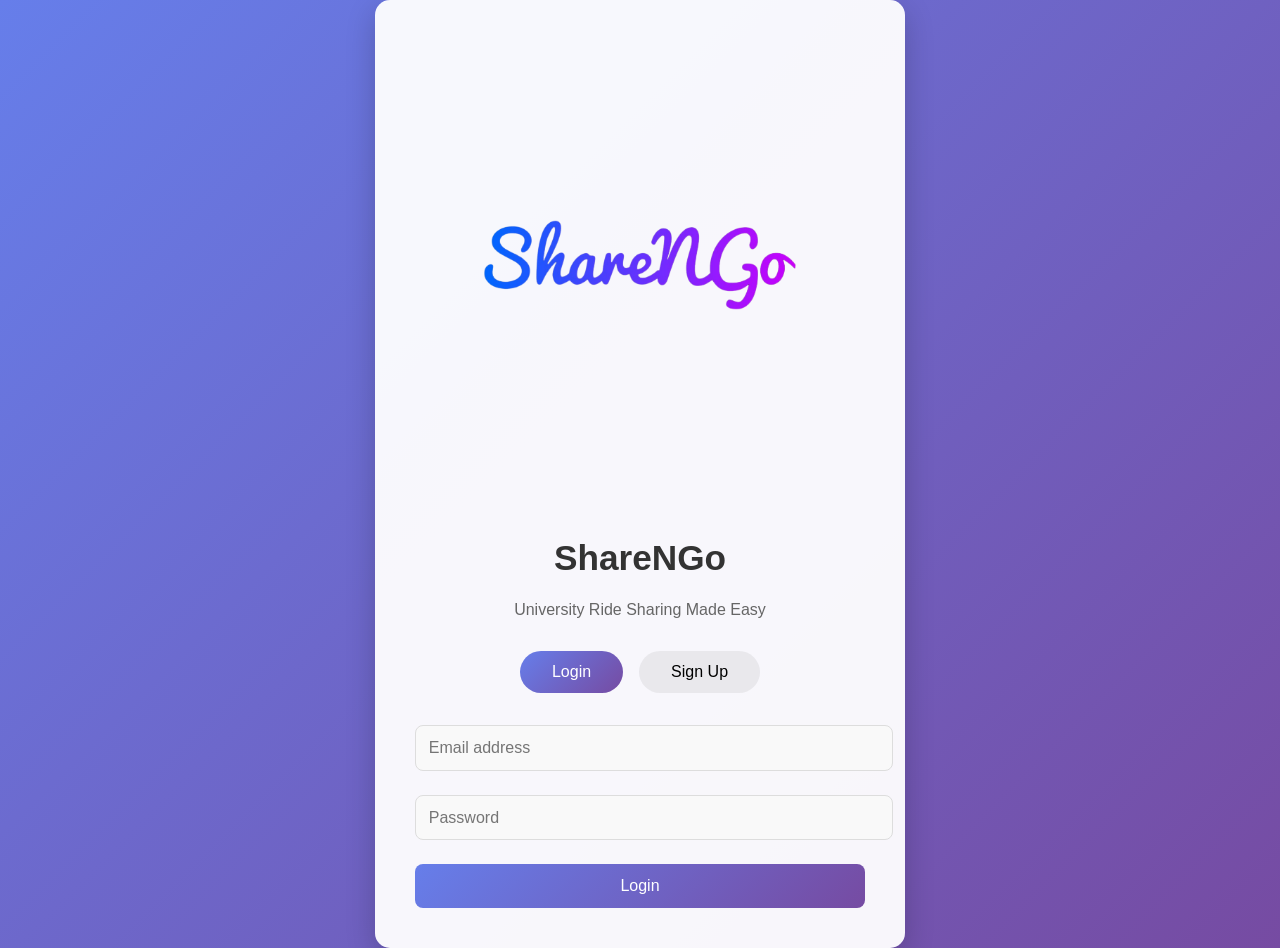
<file: index.html>
<!DOCTYPE html>
<html lang="en">
<head>
    <meta charset="UTF-8">
    <meta name="viewport" content="width=device-width, initial-scale=1.0">
    <title>ShareNGo - Home</title>

    <!-- 🔐 LOGIN CHECK (NEW CODE) -->
    <script>
        (function () {
            const loggedInUser = localStorage.getItem("loggedInUser");
            if (!loggedInUser) {
                window.location.replace("authentication.html");
            }
        })();
    </script>

    <style>
        body {
            margin: 0;
            font-family: 'Inter', sans-serif;
            background: linear-gradient(135deg, #667eea, #764ba2);
            color: #333;
            display: flex;
            justify-content: center;
            align-items: center;
            min-height: 100vh;
        }

        .container {
            background: rgba(255, 255, 255, 0.95);
            padding: 2rem;
            border-radius: 15px;
            box-shadow: 0 10px 30px rgba(0, 0, 0, 0.2);
            width: 100%;
            max-width: 600px;
            text-align: center;
        }

        h2 {
            margin: 0 0 1rem;
            color: #333;
            font-size: 2rem;
            font-weight: 700;
        }

        .btn {
            display: inline-block;
            padding: 0.8rem 1.5rem;
            margin: 0.5rem;
            background: linear-gradient(135deg, #667eea, #764ba2);
            color: white;
            border: none;
            border-radius: 8px;
            font-size: 1rem;
            cursor: pointer;
            text-decoration: none;
            box-shadow: 0 4px 15px rgba(102, 126, 234, 0.3);
        }

        .btn:hover {
            transform: translateY(-2px);
            box-shadow: 0 6px 20px rgba(102, 126, 234, 0.4);
        }

        .ride-box {
            background: #f9f9f9;
            padding: 1.5rem;
            border: 1px solid #ddd;
            border-radius: 10px;
            margin-bottom: 1.5rem;
            text-align: left;
        }

        .ride-box .select-btn {
            width: 100%;
            margin-top: 1rem;
            background: #28a745;
            color: white;
            border: none;
            padding: 0.8rem;
            border-radius: 8px;
            cursor: pointer;
        }

        .ride-box .select-btn:hover {
            background: #218838;
        }
    </style>
</head>

<body>
    <div class="container">
        <h2>Welcome to ShareNGo</h2>
        <p>Book a ride or create a new one with ease.</p>

        <!-- Navigation Buttons -->
        <div>
            <a href="ride_creation.html" class="btn">Create a Ride</a>
            <a href="filter.html" class="btn">Filter</a>
            <a href="ride_history.html" class="btn">Ride History</a>
            <a href="my_rides.html" class="btn">My Rides</a>
            <button class="btn" onclick="logout()">Logout</button>
        </div>

        <!-- Available Rides -->
        <div class="available-rides">
            <h3>Available Rides</h3>

            <div class="ride-box">
                <p><strong>Date:</strong> 2025-02-20</p>
                <p><strong>Time:</strong> 10:30 AM</p>
                <p><strong>From:</strong> Downtown</p>
                <p><strong>To:</strong> Airport</p>
                <p><strong>Vehicle:</strong> Car</p>
                <p><strong>Price:</strong> ₹1200</p>
                <button class="select-btn" onclick="selectRide('2025-02-20', '10:30 AM', 'Downtown', 'Airport', 'Car', '1200')">Select Ride</button>
            </div>
        </div>
    </div>

    <script>
        function selectRide(date, time, from, to, vehicle, price) {
            let selectedRides = JSON.parse(localStorage.getItem("myRides")) || [];
            selectedRides.push({ date, time, from, to, vehicle, price });
            localStorage.setItem("myRides", JSON.stringify(selectedRides));
            alert("Ride selected successfully!");
            window.location.href = "my_rides.html";
        }

        function logout() {
            localStorage.removeItem("loggedInUser");
            window.location.replace("authentication.html");
        }
    </script>
</body>
</html>
</file>
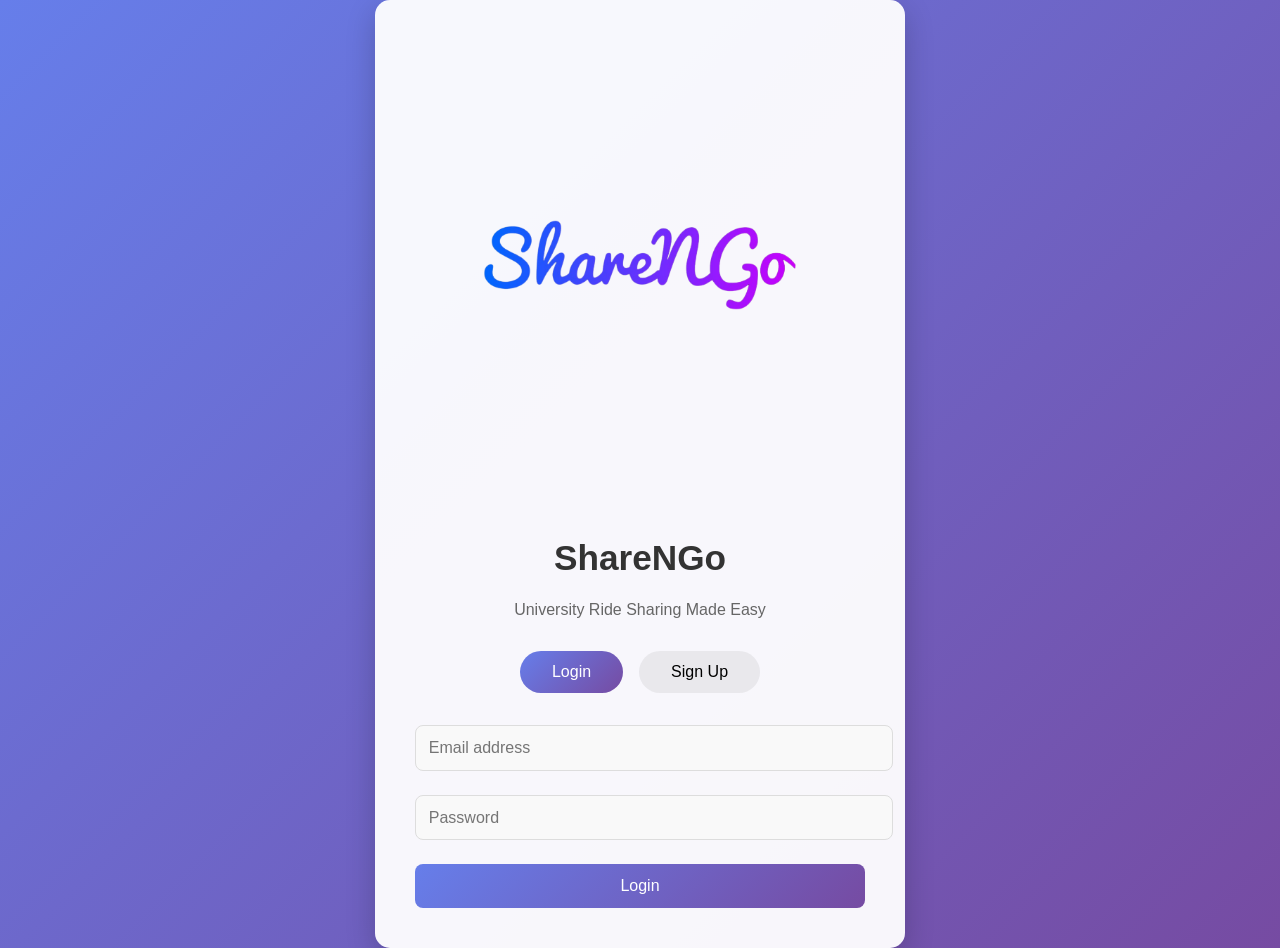
<file: authentication.html>
<!DOCTYPE html>
<html lang="en">
<head>
    <meta charset="UTF-8">
    <meta name="viewport" content="width=device-width, initial-scale=1.0">
    <title>ShareNGo</title>
    <style>
        body {
            margin: 0;
            min-height: 100vh;
            display: flex;
            justify-content: center;
            align-items: center;
            background: linear-gradient(135deg, #667eea, #764ba2);
            font-family: 'Inter', sans-serif;
            color: #333;
        }

        .container {
            background: rgba(255, 255, 255, 0.95);
            padding: 2.5rem;
            border-radius: 15px;
            box-shadow: 0 10px 30px rgba(0, 0, 0, 0.2);
            width: 100%;
            max-width: 450px;
            text-align: center;
            animation: fadeIn 0.5s ease-in-out;
        }

        @keyframes fadeIn {
            from { opacity: 0; transform: translateY(-20px); }
            to { opacity: 1; transform: translateY(0); }
        }

        h1 { font-size: 2.2rem; }
        .subtitle { color: #666; margin-bottom: 2rem; }
        .logo {
            max-width: 100%;
            height: auto;
            margin-bottom: 20px;
        }
        .toggle-container { display: flex; justify-content: center; gap: 1rem; margin-bottom: 2rem; }
        .toggle-btn {
            padding: 0.75rem 2rem;
            border: none;
            cursor: pointer;
            font-size: 1rem;
            border-radius: 25px;
            transition: all 0.3s;
            background: rgba(102, 102, 102, 0.1);
        }
        .toggle-btn.active {
            background: linear-gradient(135deg, #667eea, #764ba2);
            color: white;
        }
        .input-group { margin-bottom: 1.5rem; text-align: left; }
        input, select {
            width: 100%;
            padding: 0.8rem;
            border: 1px solid #ddd;
            border-radius: 8px;
            font-size: 1rem;
            background: #f9f9f9;
        }
        .submit-btn {
            width: 100%;
            padding: 0.8rem;
            background: linear-gradient(135deg, #667eea, #764ba2);
            color: white;
            border: none;
            border-radius: 8px;
            font-size: 1rem;
            cursor: pointer;
        }
        .hidden { display: none; }
    </style>
</head>
<body>
    <div class="container">
        <img src="1000153140-removebg.png" alt="ShareNGo Logo" class="logo">
        <h1>ShareNGo</h1>
        <p class="subtitle">University Ride Sharing Made Easy</p>
        
        <div class="toggle-container">
            <button class="toggle-btn" id="loginBtn">Login</button>
            <button class="toggle-btn" id="signUpBtn">Sign Up</button>
        </div>

        <form id="loginForm">
            <div class="input-group">
                <input type="email" id="loginEmail" placeholder="Email address" required>
            </div>
            <div class="input-group">
                <input type="password" id="loginPassword" placeholder="Password" required>
            </div>
            <button type="submit" class="submit-btn">Login</button>
        </form>

        <form id="signUpForm" class="hidden">
            <div class="input-group">
                <input type="email" id="signUpEmail" placeholder="Email address" required>
            </div>
            <div class="input-group">
                <input type="text" id="fullName" placeholder="Full name" required>
            </div>
            <div class="input-group">
                <input type="text" id="universityID" placeholder="University ID" required>
            </div>
            <div class="input-group">
                <select id="gender" required>
                    <option value="" disabled selected>Select gender</option>
                    <option value="male">Male</option>
                    <option value="female">Female</option>
                </select>
            </div>
            <div class="input-group">
                <input type="password" id="signUpPassword" placeholder="Password" required>
            </div>
            <button type="submit" class="submit-btn">Create Account</button>
        </form>
    </div>

    <script>
        const loginBtn = document.getElementById('loginBtn');
        const signUpBtn = document.getElementById('signUpBtn');
        const loginForm = document.getElementById('loginForm');
        const signUpForm = document.getElementById('signUpForm');

        function toggleForms(showSignUp) {
            loginBtn.classList.toggle('active', !showSignUp);
            signUpBtn.classList.toggle('active', showSignUp);
            loginForm.classList.toggle('hidden', showSignUp);
            signUpForm.classList.toggle('hidden', !showSignUp);
        }

        loginBtn.addEventListener('click', () => toggleForms(false));
        signUpBtn.addEventListener('click', () => toggleForms(true));
        toggleForms(false);

        loginForm.addEventListener('submit', (e) => {
            e.preventDefault();
            const email = document.getElementById('loginEmail').value;
            const password = document.getElementById('loginPassword').value;

            const users = JSON.parse(localStorage.getItem('users')) || [];
            const user = users.find(u => u.email === email && u.password === password);

            if (user) {
                alert('Login successful!');
                localStorage.setItem('loggedInUser', JSON.stringify(user));
                window.location.href = 'index.html';
            } else {
                alert('Invalid email or password!');
            }
        });

        signUpForm.addEventListener('submit', (e) => {
            e.preventDefault();
            const email = document.getElementById('signUpEmail').value;
            const name = document.getElementById('fullName').value;
            const universityID = document.getElementById('universityID').value;
            const gender = document.getElementById('gender').value;
            const password = document.getElementById('signUpPassword').value;

            let users = JSON.parse(localStorage.getItem('users')) || [];
            const userExists = users.some(user => user.email === email);

            if (userExists) {
                alert('Email already exists. Please log in.');
                return;
            }

            const newUser = { email, name, universityID, gender, password };
            users.push(newUser);
            localStorage.setItem('users', JSON.stringify(users));

            alert('Sign-up successful! Redirecting to login...');
            toggleForms(false);
        });
    </script>
</body>
</html>
</file>
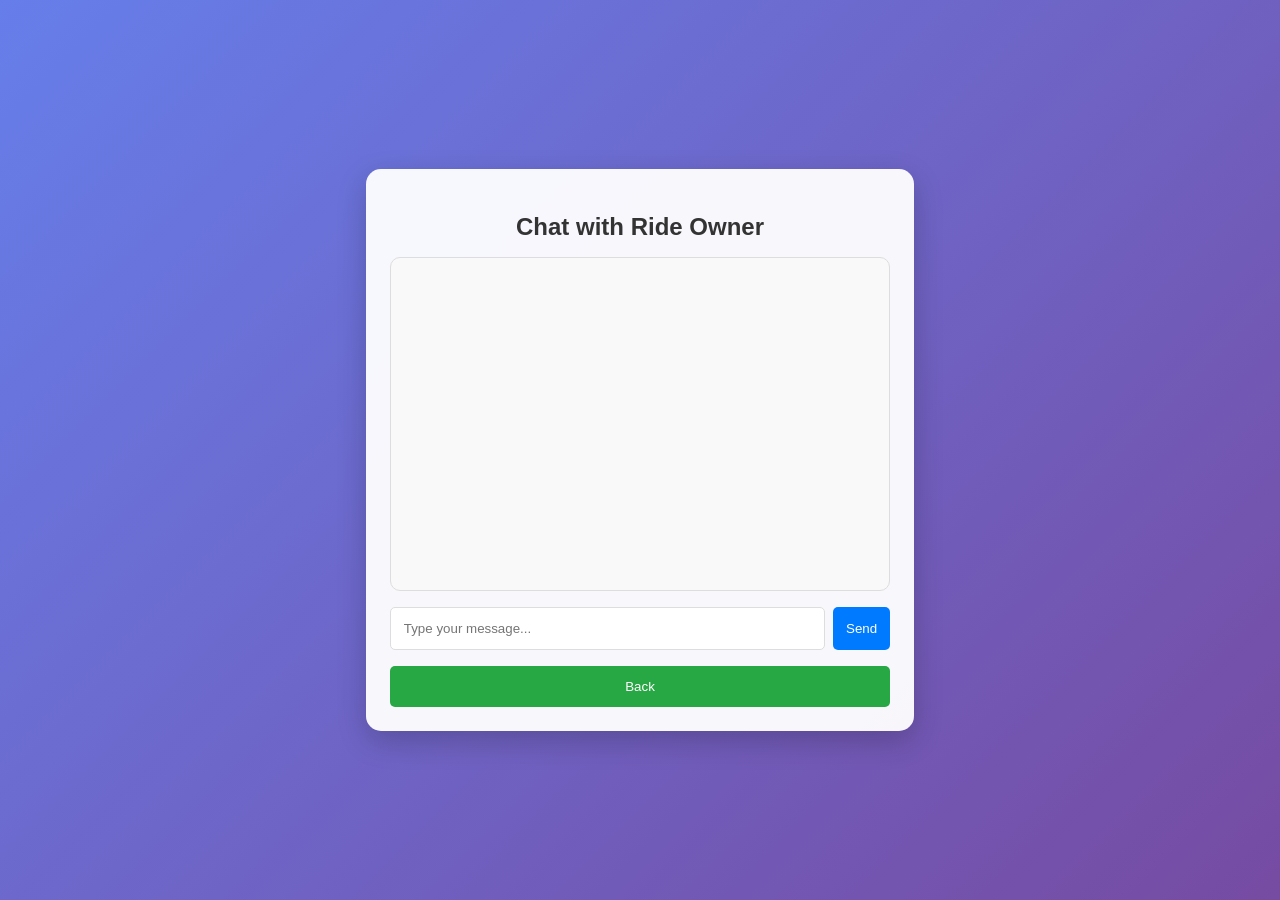
<file: chat.html>
<!DOCTYPE html>
<html lang="en">
<head>
    <meta charset="UTF-8">
    <meta name="viewport" content="width=device-width, initial-scale=1.0">
    <title>Chat - ShareNGo</title>
    <style>
        body {
            margin: 0;
            font-family: 'Inter', sans-serif;
            background: linear-gradient(135deg, #667eea, #764ba2);
            color: #333;
            display: flex;
            justify-content: center;
            align-items: center;
            min-height: 100vh;
        }
        .container {
            background: rgba(255, 255, 255, 0.95);
            padding: 1.5rem;
            border-radius: 15px;
            box-shadow: 0 10px 30px rgba(0, 0, 0, 0.2);
            width: 100%;
            max-width: 500px;
            text-align: center;
        }
        h2 {
            margin-bottom: 1rem;
        }
        .chat-box {
            background: #f9f9f9;
            height: 300px;
            overflow-y: auto;
            border-radius: 10px;
            padding: 1rem;
            border: 1px solid #ddd;
            text-align: left;
        }
        .message {
            padding: 0.6rem;
            border-radius: 10px;
            margin: 0.5rem 0;
            max-width: 80%;
            word-wrap: break-word;
        }
        .user-message {
            background: #667eea;
            color: white;
            align-self: flex-end;
            text-align: right;
        }
        .driver-message {
            background: #e2e2e2;
            align-self: flex-start;
        }
        .input-container {
            display: flex;
            margin-top: 1rem;
        }
        input {
            flex: 1;
            padding: 0.8rem;
            border-radius: 5px;
            border: 1px solid #ddd;
            outline: none;
        }
        .send-btn {
            background: #007bff;
            color: white;
            border: none;
            padding: 0.8rem;
            border-radius: 5px;
            cursor: pointer;
            margin-left: 0.5rem;
        }
        .send-btn:hover {
            background: #0056b3;
        }
        .back-btn {
            background: #28a745;
            color: white;
            padding: 0.8rem;
            border: none;
            border-radius: 5px;
            cursor: pointer;
            width: 100%;
            margin-top: 1rem;
        }
        .back-btn:hover {
            background: #218838;
        }
    </style>
</head>
<body>
    <div class="container">
        <h2>Chat with Ride Owner</h2>
        <div class="chat-box" id="chatBox"></div>
        
        <div class="input-container">
            <input type="text" id="messageInput" placeholder="Type your message...">
            <button class="send-btn" onclick="sendMessage()">Send</button>
        </div>

        <button class="back-btn" onclick="goBack()">Back</button>
    </div>

    <script>
        function loadChatHistory() {
            let chatBox = document.getElementById("chatBox");
            chatBox.innerHTML = "";
            let chatHistory = JSON.parse(localStorage.getItem("chatHistory")) || [];

            chatHistory.forEach(chat => {
                let messageDiv = document.createElement("div");
                messageDiv.classList.add("message");
                if (chat.sender === "user") {
                    messageDiv.classList.add("user-message");
                    messageDiv.innerHTML = `<strong>You:</strong> ${chat.message}`;
                } else {
                    messageDiv.classList.add("driver-message");
                    messageDiv.innerHTML = `<strong>Driver:</strong> ${chat.message}`;
                }
                chatBox.appendChild(messageDiv);
            });

            chatBox.scrollTop = chatBox.scrollHeight;
        }

        function sendMessage() {
            let input = document.getElementById("messageInput");
            let message = input.value.trim();
            if (message === "") return;

            let chatHistory = JSON.parse(localStorage.getItem("chatHistory")) || [];
            chatHistory.push({ sender: "user", message });
            localStorage.setItem("chatHistory", JSON.stringify(chatHistory));

            input.value = "";
            loadChatHistory();

            // Simulate a driver response
            setTimeout(() => {
                chatHistory.push({ sender: "driver", message: "Got it! See you soon." });
                localStorage.setItem("chatHistory", JSON.stringify(chatHistory));
                loadChatHistory();
            }, 1000);
        }

        function goBack() {
            window.location.href = "my_rides.html";
        }

        window.onload = loadChatHistory;
    </script>
</body>
</html>
</file>
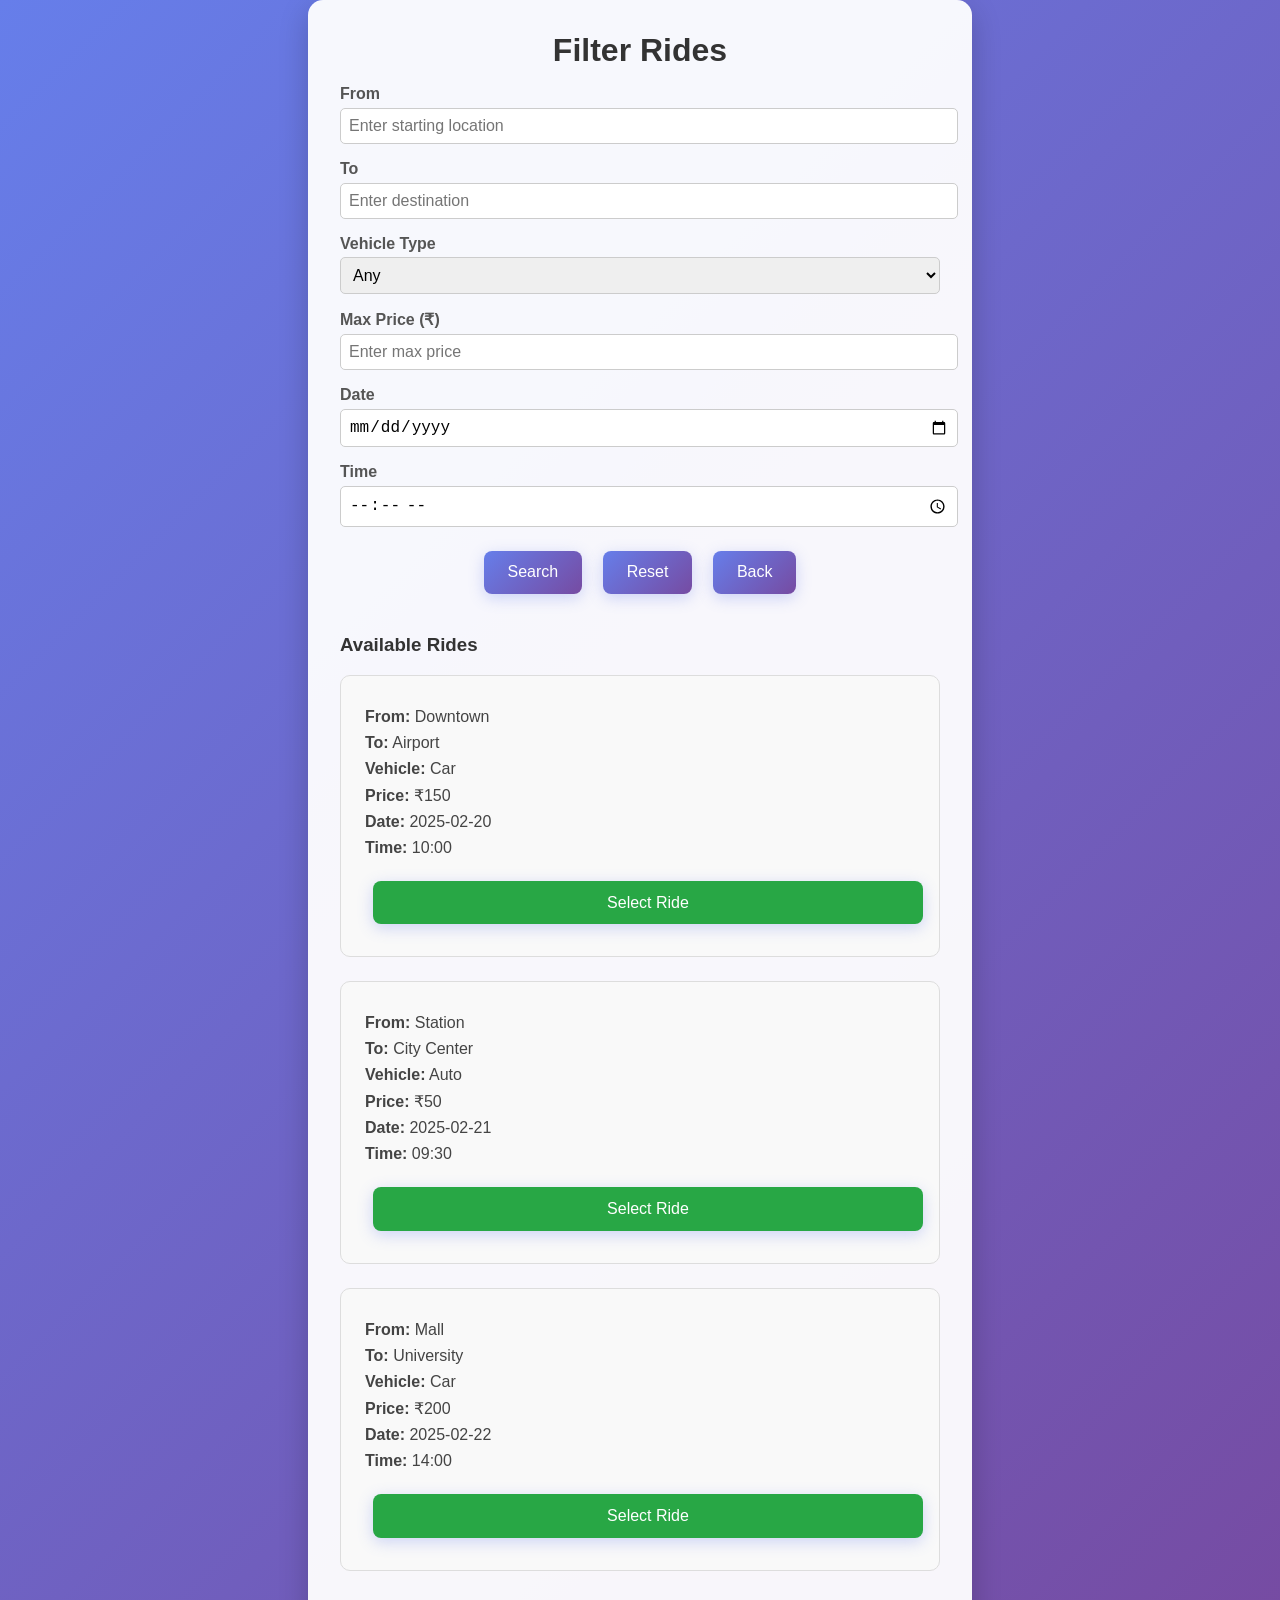
<file: filter.html>
<!DOCTYPE html>
<html lang="en">
<head>
    <meta charset="UTF-8">
    <meta name="viewport" content="width=device-width, initial-scale=1.0">
    <title>ShareNGo - Filter Rides</title>
    <style>
        body {
            margin: 0;
            font-family: 'Inter', sans-serif;
            background: linear-gradient(135deg, #667eea, #764ba2);
            color: #333;
            display: flex;
            justify-content: center;
            align-items: center;
            min-height: 100vh;
        }

        .container {
            background: rgba(255, 255, 255, 0.95);
            padding: 2rem;
            border-radius: 15px;
            box-shadow: 0 10px 30px rgba(0, 0, 0, 0.2);
            width: 100%;
            max-width: 600px;
            text-align: center;
        }

        h2 {
            margin: 0 0 1rem;
            color: #333;
            font-size: 2rem;
            font-weight: 700;
        }

        .filter-group {
            text-align: left;
            margin-bottom: 1rem;
        }

        .filter-group label {
            font-weight: 600;
            display: block;
            margin-bottom: 0.3rem;
            color: #555;
        }

        .filter-group input,
        .filter-group select {
            width: 100%;
            padding: 0.5rem;
            border: 1px solid #ccc;
            border-radius: 5px;
            font-size: 1rem;
        }

        .btn {
            display: inline-block;
            padding: 0.8rem 1.5rem;
            margin: 0.5rem;
            background: linear-gradient(135deg, #667eea, #764ba2);
            color: white;
            border: none;
            border-radius: 8px;
            font-size: 1rem;
            font-weight: 500;
            cursor: pointer;
            transition: all 0.3s ease;
            text-decoration: none;
            box-shadow: 0 4px 15px rgba(102, 126, 234, 0.3);
        }

        .btn:hover {
            transform: translateY(-2px);
            box-shadow: 0 6px 20px rgba(102, 126, 234, 0.4);
        }

        .available-rides {
            margin-top: 2rem;
            text-align: left;
        }

        .ride-box {
            background: #f9f9f9;
            padding: 1.5rem;
            border: 1px solid #ddd;
            border-radius: 10px;
            margin-bottom: 1.5rem;
            transition: all 0.3s ease;
        }

        .ride-box:hover {
            transform: translateY(-2px);
            box-shadow: 0 4px 15px rgba(0, 0, 0, 0.1);
        }

        .ride-box p {
            margin: 0.5rem 0;
            color: #444;
        }

        .ride-box .select-btn {
            width: 100%;
            margin-top: 1rem;
            background: #28a745;
        }

        .ride-box .select-btn:hover {
            background: #218838;
        }
    </style>
</head>
<body>
    <div class="container">
        <h2>Filter Rides</h2>

        <!-- Filter Form -->
        <div class="filter-group">
            <label for="from">From</label>
            <input type="text" id="from" placeholder="Enter starting location">
        </div>

        <div class="filter-group">
            <label for="to">To</label>
            <input type="text" id="to" placeholder="Enter destination">
        </div>

        <div class="filter-group">
            <label for="vehicle">Vehicle Type</label>
            <select id="vehicle">
                <option value="">Any</option>
                <option value="Car">Car</option>
                <option value="Auto">Auto</option>
            </select>
        </div>

        <div class="filter-group">
            <label for="price">Max Price (₹)</label>
            <input type="number" id="price" min="0" placeholder="Enter max price">
        </div>

        <div class="filter-group">
            <label for="date">Date</label>
            <input type="date" id="date">
        </div>

        <div class="filter-group">
            <label for="time">Time</label>
            <input type="time" id="time">
        </div>

        <button class="btn" onclick="filterRides()">Search</button>
        <button class="btn" onclick="resetFilters()">Reset</button>
        <button class="btn" onclick="goBack()">Back</button>

        <!-- Filtered Rides Section -->
        <div class="available-rides" id="rides-container">
            <h3>Available Rides</h3>
        </div>
    </div>

    <script>
        const ridesData = [
            { from: "Downtown", to: "Airport", vehicle: "Car", price: 150, date: "2025-02-20", time: "10:00" },
            { from: "Station", to: "City Center", vehicle: "Auto", price: 50, date: "2025-02-21", time: "09:30" },
            { from: "Mall", to: "University", vehicle: "Car", price: 200, date: "2025-02-22", time: "14:00" }
        ];

        function loadRides() {
            let ridesContainer = document.getElementById("rides-container");
            ridesContainer.innerHTML = "<h3>Available Rides</h3>";

            ridesData.forEach((ride, index) => {
                let rideElement = `
                    <div class="ride-box" data-index="${index}">
                        <p><strong>From:</strong> ${ride.from}</p>
                        <p><strong>To:</strong> ${ride.to}</p>
                        <p><strong>Vehicle:</strong> ${ride.vehicle}</p>
                        <p><strong>Price:</strong> ₹${ride.price}</p>
                        <p><strong>Date:</strong> ${ride.date}</p>
                        <p><strong>Time:</strong> ${ride.time}</p>
                        <button class="btn select-btn" onclick="selectRide(${index})">Select Ride</button>
                    </div>
                `;
                ridesContainer.innerHTML += rideElement;
            });
        }

        function filterRides() {
            let from = document.getElementById("from").value.toLowerCase();
            let to = document.getElementById("to").value.toLowerCase();
            let vehicle = document.getElementById("vehicle").value;
            let maxPrice = document.getElementById("price").value;
            let date = document.getElementById("date").value;
            let time = document.getElementById("time").value;

            document.querySelectorAll(".ride-box").forEach(ride => {
                let index = ride.getAttribute("data-index");
                let rideData = ridesData[index];

                if ((from && !rideData.from.toLowerCase().includes(from)) ||
                    (to && !rideData.to.toLowerCase().includes(to)) ||
                    (vehicle && rideData.vehicle !== vehicle) ||
                    (maxPrice && rideData.price > maxPrice) ||
                    (date && rideData.date !== date) ||
                    (time && rideData.time !== time)) {
                    ride.style.display = "none";
                } else {
                    ride.style.display = "block";
                }
            });
        }

        function resetFilters() {
            document.querySelectorAll(".filter-group input, .filter-group select").forEach(input => input.value = "");
            document.querySelectorAll(".ride-box").forEach(ride => ride.style.display = "block");
        }

        function selectRide(index) {
            let ride = ridesData[index];
            let selectedRides = JSON.parse(localStorage.getItem("myRides")) || [];
            selectedRides.push(ride);
            localStorage.setItem("myRides", JSON.stringify(selectedRides));
            alert("Ride selected successfully!");
            window.location.href = "my_rides.html";
        }

        function goBack() {
            window.location.href = "index.html";
        }

        window.onload = loadRides;
    </script>
</body>
</html>
</file>
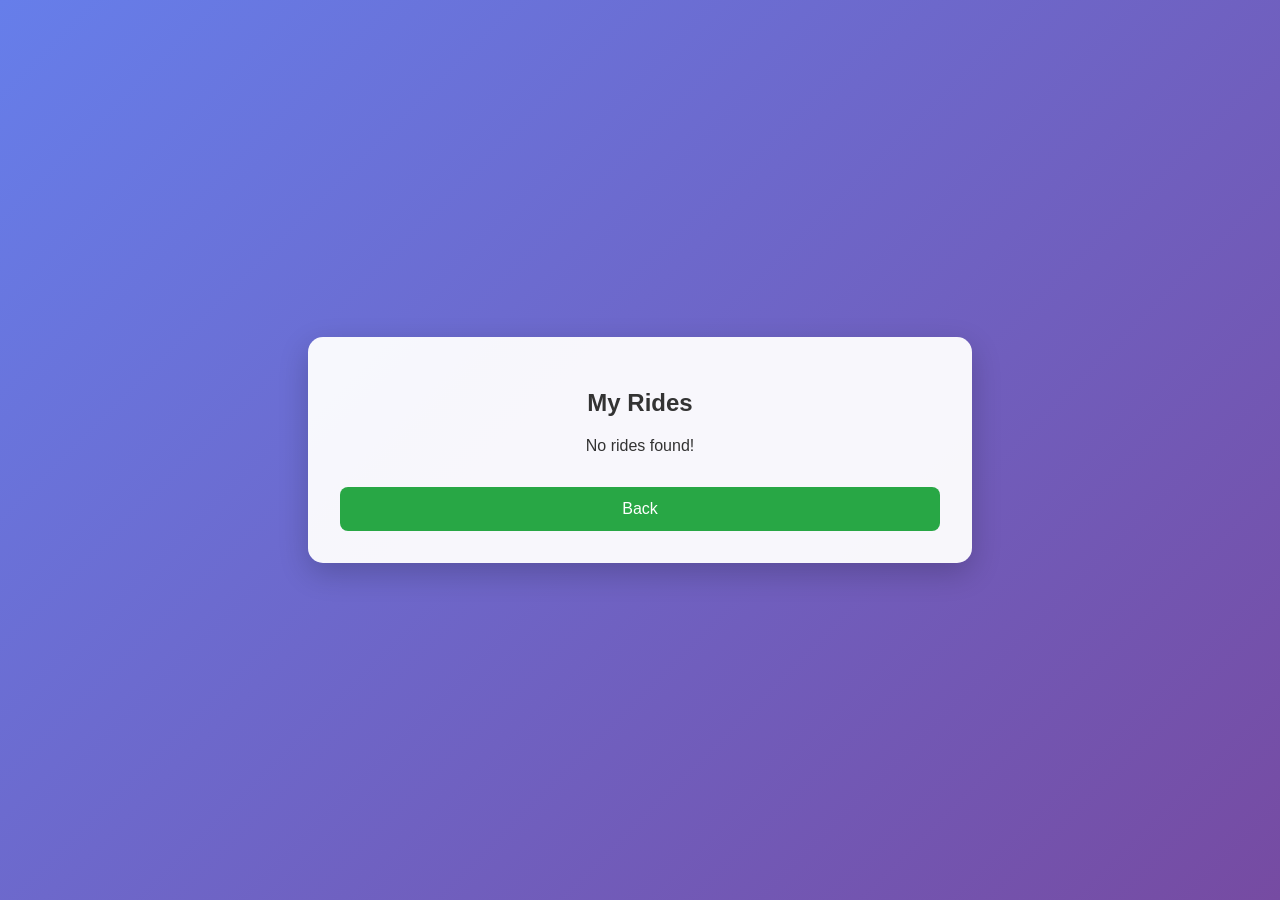
<file: my_rides.html>
<!DOCTYPE html>
<html lang="en">
<head>
    <meta charset="UTF-8">
    <meta name="viewport" content="width=device-width, initial-scale=1.0">
    <title>My Rides - ShareNGo</title>
    <style>
        body {
            margin: 0;
            font-family: 'Inter', sans-serif;
            background: linear-gradient(135deg, #667eea, #764ba2);
            color: #333;
            display: flex;
            justify-content: center;
            align-items: center;
            min-height: 100vh;
        }
        .container {
            background: rgba(255, 255, 255, 0.95);
            padding: 2rem;
            border-radius: 15px;
            box-shadow: 0 10px 30px rgba(0, 0, 0, 0.2);
            width: 100%;
            max-width: 600px;
            text-align: center;
        }
        .ride-box {
            background: #f9f9f9;
            padding: 1.5rem;
            border-radius: 10px;
            margin-bottom: 1.5rem;
            text-align: left;
        }
        .btn {
            width: 100%;
            padding: 0.8rem;
            border: none;
            border-radius: 8px;
            font-size: 1rem;
            cursor: pointer;
            margin-top: 0.5rem;
        }
        .cancel-btn {
            background: #dc3545;
            color: white;
        }
        .cancel-btn:hover {
            background: #c82333;
        }
        .chat-btn {
            background: #007bff;
            color: white;
        }
        .chat-btn:hover {
            background: #0056b3;
        }
        .back-btn {
            background: #28a745;
            color: white;
            margin-top: 1rem;
        }
        .back-btn:hover {
            background: #218838;
        }
    </style>
</head>
<body>
    <div class="container">
        <h2>My Rides</h2>
        <div id="myRidesList">
            <p>No rides found!</p>
        </div>
        <button class="btn back-btn" onclick="goBack()">Back</button>
    </div>

    <script>
        function loadMyRides() {
            const myRidesContainer = document.getElementById("myRidesList");
            myRidesContainer.innerHTML = ""; 
            const rides = JSON.parse(localStorage.getItem("myRides")) || [];

            if (rides.length === 0) {
                myRidesContainer.innerHTML = "<p>No rides found!</p>";
                return;
            }

            rides.forEach((ride, index) => {
                const rideBox = document.createElement("div");
                rideBox.classList.add("ride-box");
                rideBox.innerHTML = `
                    <p><strong>From:</strong> ${ride.from}</p>
                    <p><strong>To:</strong> ${ride.to}</p>
                    <p><strong>Date:</strong> ${ride.date}</p>
                    <p><strong>Vehicle:</strong> ${ride.vehicle}</p>
                    <p><strong>Price:</strong> ₹${ride.price}</p>
                    <button class="btn cancel-btn" onclick="cancelRide(${index})">Cancel Ride</button>
                    <button class="btn chat-btn" onclick="chatWithDriver(${index})">Chat</button>
                `;
                myRidesContainer.appendChild(rideBox);
            });
        }

        function cancelRide(index) {
            let confirmCancel = confirm("Are you sure you want to cancel this ride?");
            if (confirmCancel) {
                let rides = JSON.parse(localStorage.getItem("myRides")) || [];
                rides.splice(index, 1);
                localStorage.setItem("myRides", JSON.stringify(rides));
                loadMyRides();
                alert("Ride Cancelled Successfully!");
            }
        }

        function chatWithDriver(index) {
            alert("Redirecting to chat with driver for ride #" + (index + 1));
            window.location.href = "chat.html";  // Replace with actual chat page
        }

        function goBack() {
            window.location.href = "index.html";
        }

        window.onload = loadMyRides;
    </script>
</body>
</html>
</file>
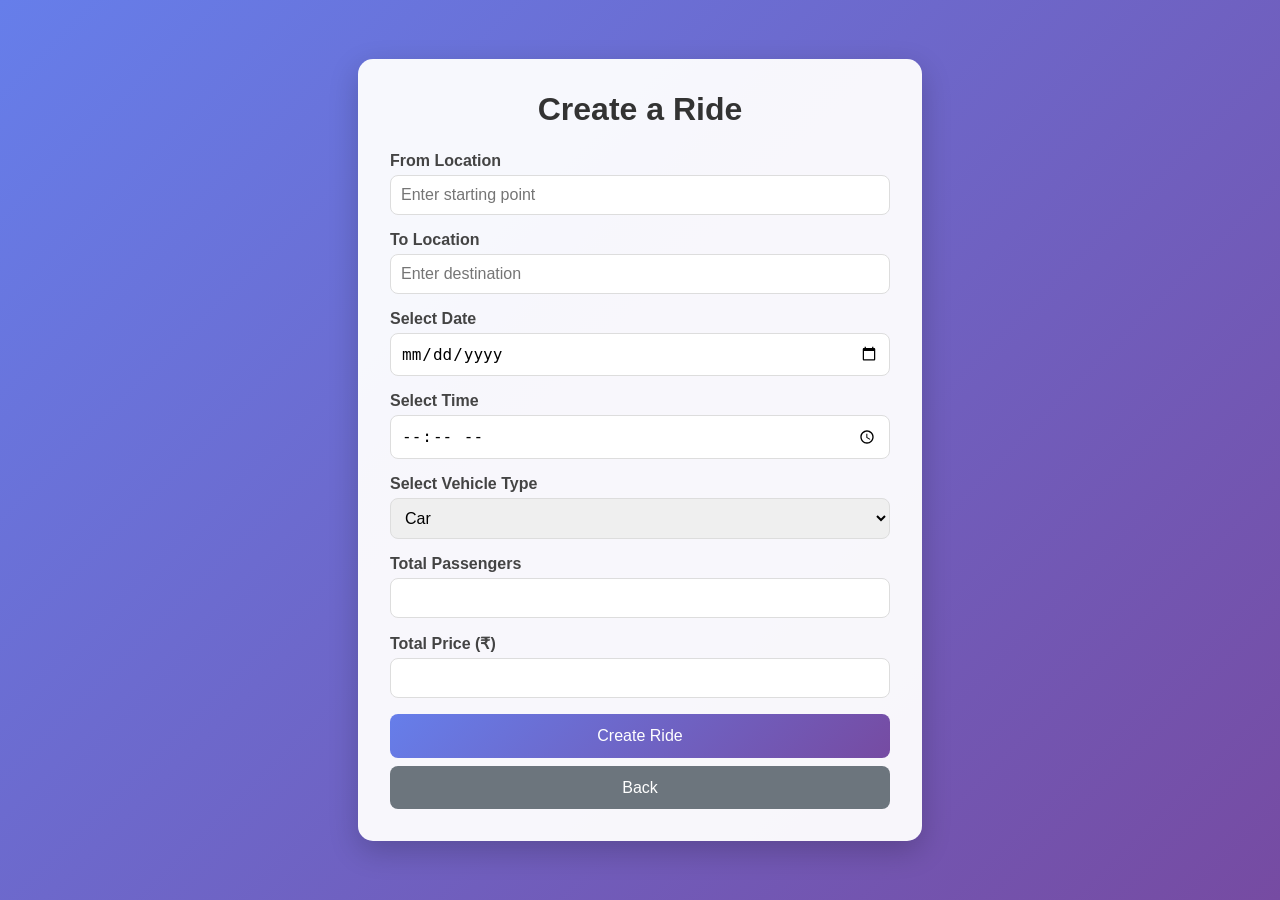
<file: ride_creation.html>
<!DOCTYPE html>
<html lang="en">
<head>
    <meta charset="UTF-8">
    <meta name="viewport" content="width=device-width, initial-scale=1.0">
    <title>Create a Ride - ShareNGo</title>
    <style>
        body {
            margin: 0;
            font-family: 'Inter', sans-serif;
            background: linear-gradient(135deg, #667eea, #764ba2);
            color: #333;
            display: flex;
            justify-content: center;
            align-items: center;
            min-height: 100vh;
        }

        .container {
            background: rgba(255, 255, 255, 0.95);
            padding: 2rem;
            border-radius: 15px;
            box-shadow: 0 10px 30px rgba(0, 0, 0, 0.2);
            width: 100%;
            max-width: 500px;
            text-align: center;
        }

        h2 {
            margin: 0 0 1.5rem;
            color: #333;
            font-size: 2rem;
            font-weight: 700;
        }

        .input-group {
            margin-bottom: 1rem;
            text-align: left;
        }

        label {
            font-size: 1rem;
            font-weight: 600;
            color: #444;
            display: block;
            margin-bottom: 5px;
        }

        input, select {
            width: 100%;
            padding: 10px;
            font-size: 1rem;
            border: 1px solid #ddd;
            border-radius: 8px;
            box-sizing: border-box;
        }

        .btn {
            display: block;
            width: 100%;
            padding: 0.8rem;
            background: linear-gradient(135deg, #667eea, #764ba2);
            color: white;
            border: none;
            border-radius: 8px;
            font-size: 1rem;
            font-weight: 500;
            cursor: pointer;
            transition: all 0.3s ease;
            margin-top: 1rem;
        }

        .btn:hover {
            transform: translateY(-2px);
            box-shadow: 0 4px 15px rgba(102, 126, 234, 0.3);
        }

        .btn.back-btn {
            background: #6c757d;
            margin-top: 0.5rem;
        }

        .btn.back-btn:hover {
            background: #5a6268;
        }
    </style>
</head>
<body>
    <div class="container">
        <h2>Create a Ride</h2>
        <form id="rideForm">
            <div class="input-group">
                <label for="from">From Location</label>
                <input type="text" id="from" placeholder="Enter starting point" required>
            </div>

            <div class="input-group">
                <label for="to">To Location</label>
                <input type="text" id="to" placeholder="Enter destination" required>
            </div>

            <div class="input-group">
                <label for="date">Select Date</label>
                <input type="date" id="date" required>
            </div>

            <div class="input-group">
                <label for="time">Select Time</label>
                <input type="time" id="time" required>
            </div>

            <div class="input-group">
                <label for="vehicle">Select Vehicle Type</label>
                <select id="vehicle" required>
                    <option value="Car">Car</option>
                    <option value="Auto">Auto</option>
                </select>
            </div>

            <div class="input-group">
                <label for="passengers">Total Passengers</label>
                <input type="number" id="passengers" min="1" max="10" required>
            </div>

            <div class="input-group">
                <label for="price">Total Price (₹)</label>
                <input type="number" id="price" min="1" required>
            </div>

            <button type="submit" class="btn">Create Ride</button>
            <button type="button" class="btn back-btn" onclick="goBack()">Back</button>
        </form>
    </div>

    <script>
        document.getElementById("rideForm").addEventListener("submit", function(event) {
            event.preventDefault();

            let from = document.getElementById("from").value;
            let to = document.getElementById("to").value;
            let date = document.getElementById("date").value;
            let time = document.getElementById("time").value;
            let vehicle = document.getElementById("vehicle").value;
            let passengers = document.getElementById("passengers").value;
            let price = document.getElementById("price").value;

            let ride = { from, to, date, time, vehicle, passengers, price };

            let myRides = JSON.parse(localStorage.getItem("myRides")) || [];
            myRides.push(ride);
            localStorage.setItem("myRides", JSON.stringify(myRides));

            alert("Ride Created Successfully!");

            // Redirect to My Rides page
            window.location.href = "my_rides.html";
        });

        function goBack() {
            window.location.href = "index.html";
        }
    </script>
</body>
</html>
</file>
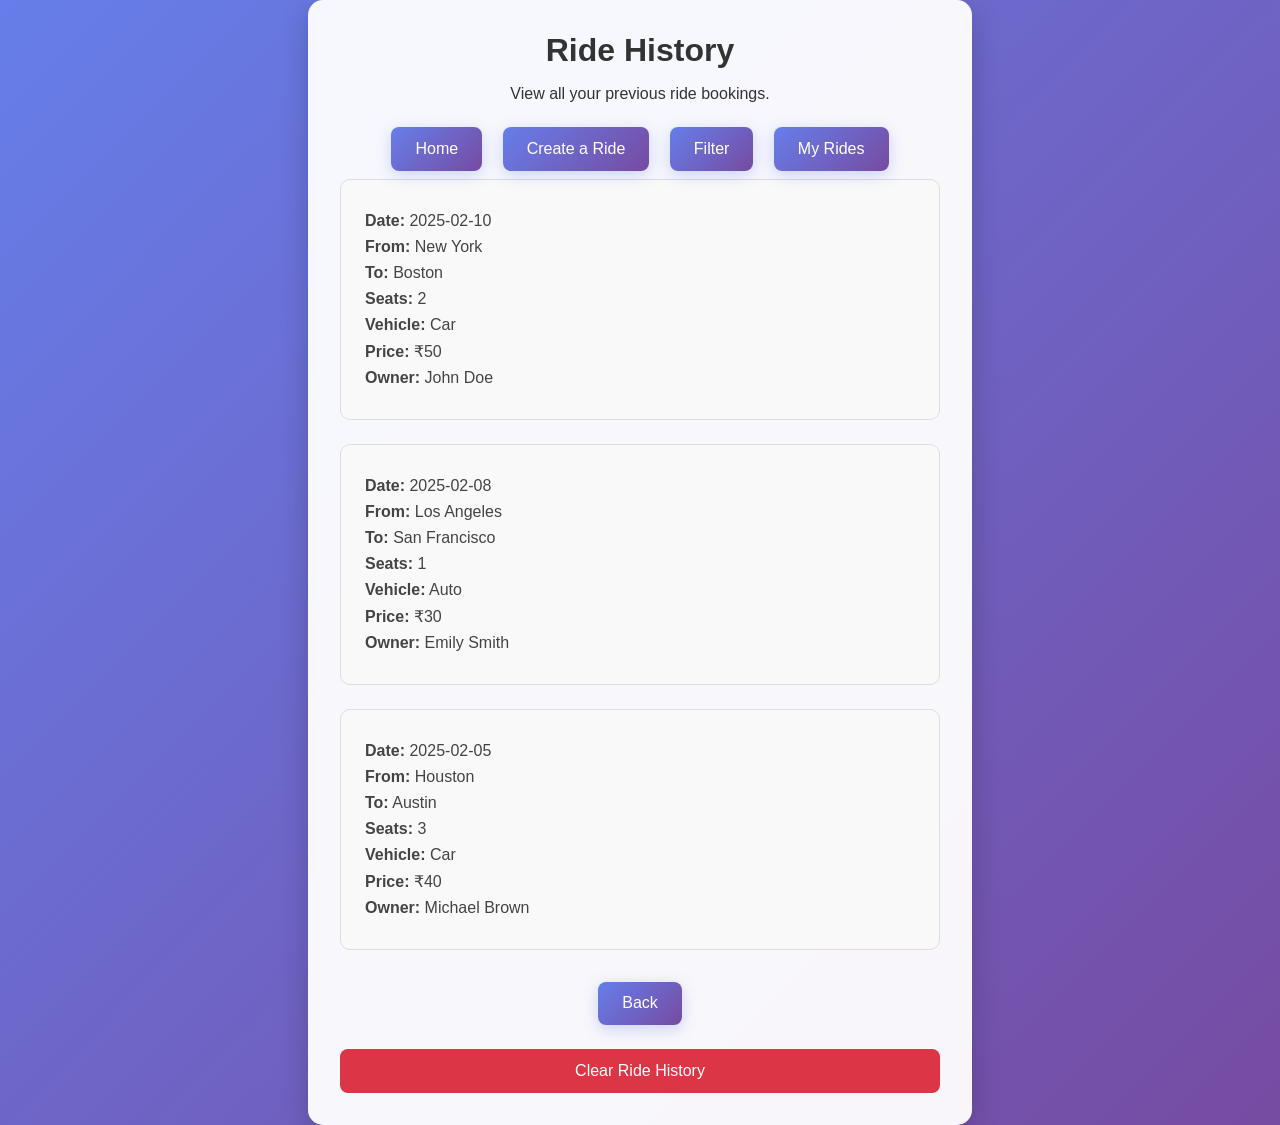
<file: ride_history.html>
<!DOCTYPE html>
<html lang="en">
<head>
    <meta charset="UTF-8">
    <meta name="viewport" content="width=device-width, initial-scale=1.0">
    <title>Ride History - ShareNGo</title>
    <style>
        body {
            margin: 0;
            font-family: 'Inter', sans-serif;
            background: linear-gradient(135deg, #667eea, #764ba2);
            color: #333;
            display: flex;
            justify-content: center;
            align-items: center;
            min-height: 100vh;
        }

        .container {
            background: rgba(255, 255, 255, 0.95);
            padding: 2rem;
            border-radius: 15px;
            box-shadow: 0 10px 30px rgba(0, 0, 0, 0.2);
            width: 100%;
            max-width: 600px;
            text-align: center;
        }

        h2 {
            margin: 0 0 1rem;
            color: #333;
            font-size: 2rem;
            font-weight: 700;
        }

        .btn {
            display: inline-block;
            padding: 0.8rem 1.5rem;
            margin: 0.5rem;
            background: linear-gradient(135deg, #667eea, #764ba2);
            color: white;
            border: none;
            border-radius: 8px;
            font-size: 1rem;
            cursor: pointer;
            text-decoration: none;
            box-shadow: 0 4px 15px rgba(102, 126, 234, 0.3);
        }

        .btn:hover {
            transform: translateY(-2px);
            box-shadow: 0 6px 20px rgba(102, 126, 234, 0.4);
        }

        .ride-box {
            background: #f9f9f9;
            padding: 1.5rem;
            border: 1px solid #ddd;
            border-radius: 10px;
            margin-bottom: 1.5rem;
            text-align: left;
            transition: all 0.3s ease;
        }

        .ride-box:hover {
            transform: translateY(-2px);
            box-shadow: 0 4px 15px rgba(0, 0, 0, 0.1);
        }

        .ride-box p {
            margin: 0.5rem 0;
            color: #444;
        }

        .clear-btn {
            width: 100%;
            margin-top: 1rem;
            background: #dc3545;
            color: white;
            border: none;
            padding: 0.8rem;
            border-radius: 8px;
            cursor: pointer;
            font-size: 1rem;
        }

        .clear-btn:hover {
            background: #c82333;
        }
    </style>
</head>
<body>
    <div class="container">
        <h2>Ride History</h2>
        <p>View all your previous ride bookings.</p>

        <!-- Navigation Buttons -->
        <div>
            <a href="index.html" class="btn">Home</a>
            <a href="ride_creation.html" class="btn">Create a Ride</a>
            <a href="filter.html" class="btn">Filter</a>
            <a href="my_rides.html" class="btn">My Rides</a>
        </div>

        <!-- Ride History Section -->
        <div id="rideHistory"></div>

        <!-- Back Button -->
        <button class="btn" onclick="goBack()">Back</button>

        <!-- Clear History Button -->
        <button class="clear-btn" onclick="clearHistory()">Clear Ride History</button>
    </div>

    <script>
        function loadRideHistory() {
            let rideHistory = JSON.parse(localStorage.getItem("selectedRides"));

            if (!rideHistory || rideHistory.length === 0) {
                rideHistory = [
                    { date: "2025-02-10", from: "New York", to: "Boston", seats: 2, vehicle: "Car", price: 50, owner: "John Doe" },
                    { date: "2025-02-08", from: "Los Angeles", to: "San Francisco", seats: 1, vehicle: "Auto", price: 30, owner: "Emily Smith" },
                    { date: "2025-02-05", from: "Houston", to: "Austin", seats: 3, vehicle: "Car", price: 40, owner: "Michael Brown" }
                ];
                localStorage.setItem("selectedRides", JSON.stringify(rideHistory));
            }

            let rideHistoryDiv = document.getElementById("rideHistory");
            rideHistoryDiv.innerHTML = "";

            rideHistory.forEach((ride) => {
                let rideBox = document.createElement("div");
                rideBox.className = "ride-box";

                rideBox.innerHTML = `
                    <p><strong>Date:</strong> ${ride.date}</p>
                    <p><strong>From:</strong> ${ride.from}</p>
                    <p><strong>To:</strong> ${ride.to}</p>
                    <p><strong>Seats:</strong> ${ride.seats}</p>
                    <p><strong>Vehicle:</strong> ${ride.vehicle}</p>
                    <p><strong>Price:</strong> ₹${ride.price}</p>
                    <p><strong>Owner:</strong> ${ride.owner}</p>
                `;

                rideHistoryDiv.appendChild(rideBox);
            });
        }

        function clearHistory() {
            localStorage.removeItem("selectedRides");
            alert("Ride history cleared!");
            loadRideHistory();
        }

        function goBack() {
            window.location.href = "index.html";
        }

        window.onload = loadRideHistory;
    </script>
</body>
</html>
</file>
